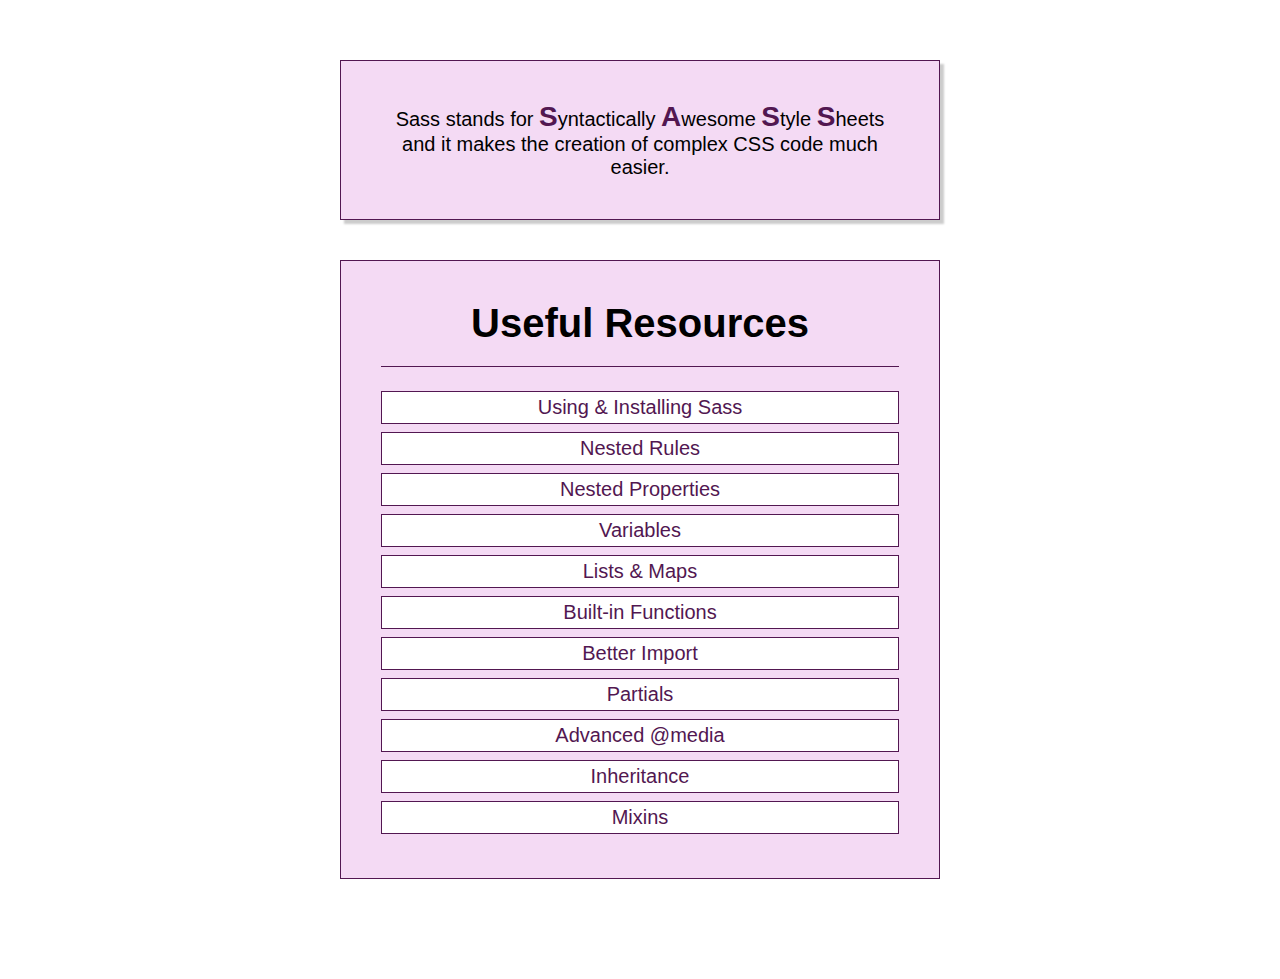
<file: SASS/index.html>
<!DOCTYPE html>
<html lang="en">

<head>
    <meta charset="UTF-8">
    <meta name="viewport" content="width=device-width, initial-scale=1.0">
    <meta http-equiv="X-UA-Compatible" content="ie=edge">
    <title>CSS Course</title>
    <link rel="stylesheet" href="main.css">
</head>

<body>
    <div class="container">
        <section class="sass-introduction">
            <p>Sass stands for
                <span class="char-highlight">S</span>yntactically
                <span class="char-highlight">A</span>wesome
                <span class="char-highlight">S</span>tyle
                <span class="char-highlight">S</span>heets and it makes the creation of complex CSS code much easier.</p>
        </section>
        <section class="sass-details">
            <header class="section-header">
                <h1>Useful Resources</h1>
            </header>
            <ul class="documentation-links">
                <li>
                    <a class="documentation-link link-important" href="https://sass-lang.com/documentation/file.SASS_REFERENCE.html#using_sass">Using &amp; Installing Sass</a>
                </li>
                <li>
                    <a class="documentation-link" href="https://sass-lang.com/documentation/file.SASS_REFERENCE.html#nested_rules">Nested Rules</a>
                </li>
                <li>
                    <a class="documentation-link" href="https://sass-lang.com/documentation/file.SASS_REFERENCE.html#nested_properties">Nested Properties</a>
                </li>
                <li>
                    <a class="documentation-link" href="https://sass-lang.com/documentation/file.SASS_REFERENCE.html#variables_">Variables</a>
                </li>
                <li>
                    <a class="documentation-link" href="https://sass-lang.com/documentation/file.SASS_REFERENCE.html#lists">Lists &amp; Maps</a>
                </li>
                <li>
                    <a class="documentation-link" href="https://sass-lang.com/documentation/Sass/Script/Functions.html">Built-in Functions</a>
                </li>
                <li>
                    <a class="documentation-link" href="https://sass-lang.com/documentation/file.SASS_REFERENCE.html#import">Better Import</a>
                </li>
                <li>
                    <a class="documentation-link" href="https://sass-lang.com/documentation/file.SASS_REFERENCE.html#partials">Partials</a>
                </li>
                <li>
                    <a class="documentation-link" href="https://sass-lang.com/documentation/file.SASS_REFERENCE.html#media">Advanced @media</a>
                </li>
                <li>
                    <a class="documentation-link" href="https://sass-lang.com/documentation/file.SASS_REFERENCE.html#extend">Inheritance</a>
                </li>
                <li>
                    <a class="documentation-link" href="https://sass-lang.com/documentation/file.SASS_REFERENCE.html#defining_a_mixin">Mixins</a>
                </li>
            </ul>
        </section>
    </div>
</body>

</html>
</file>
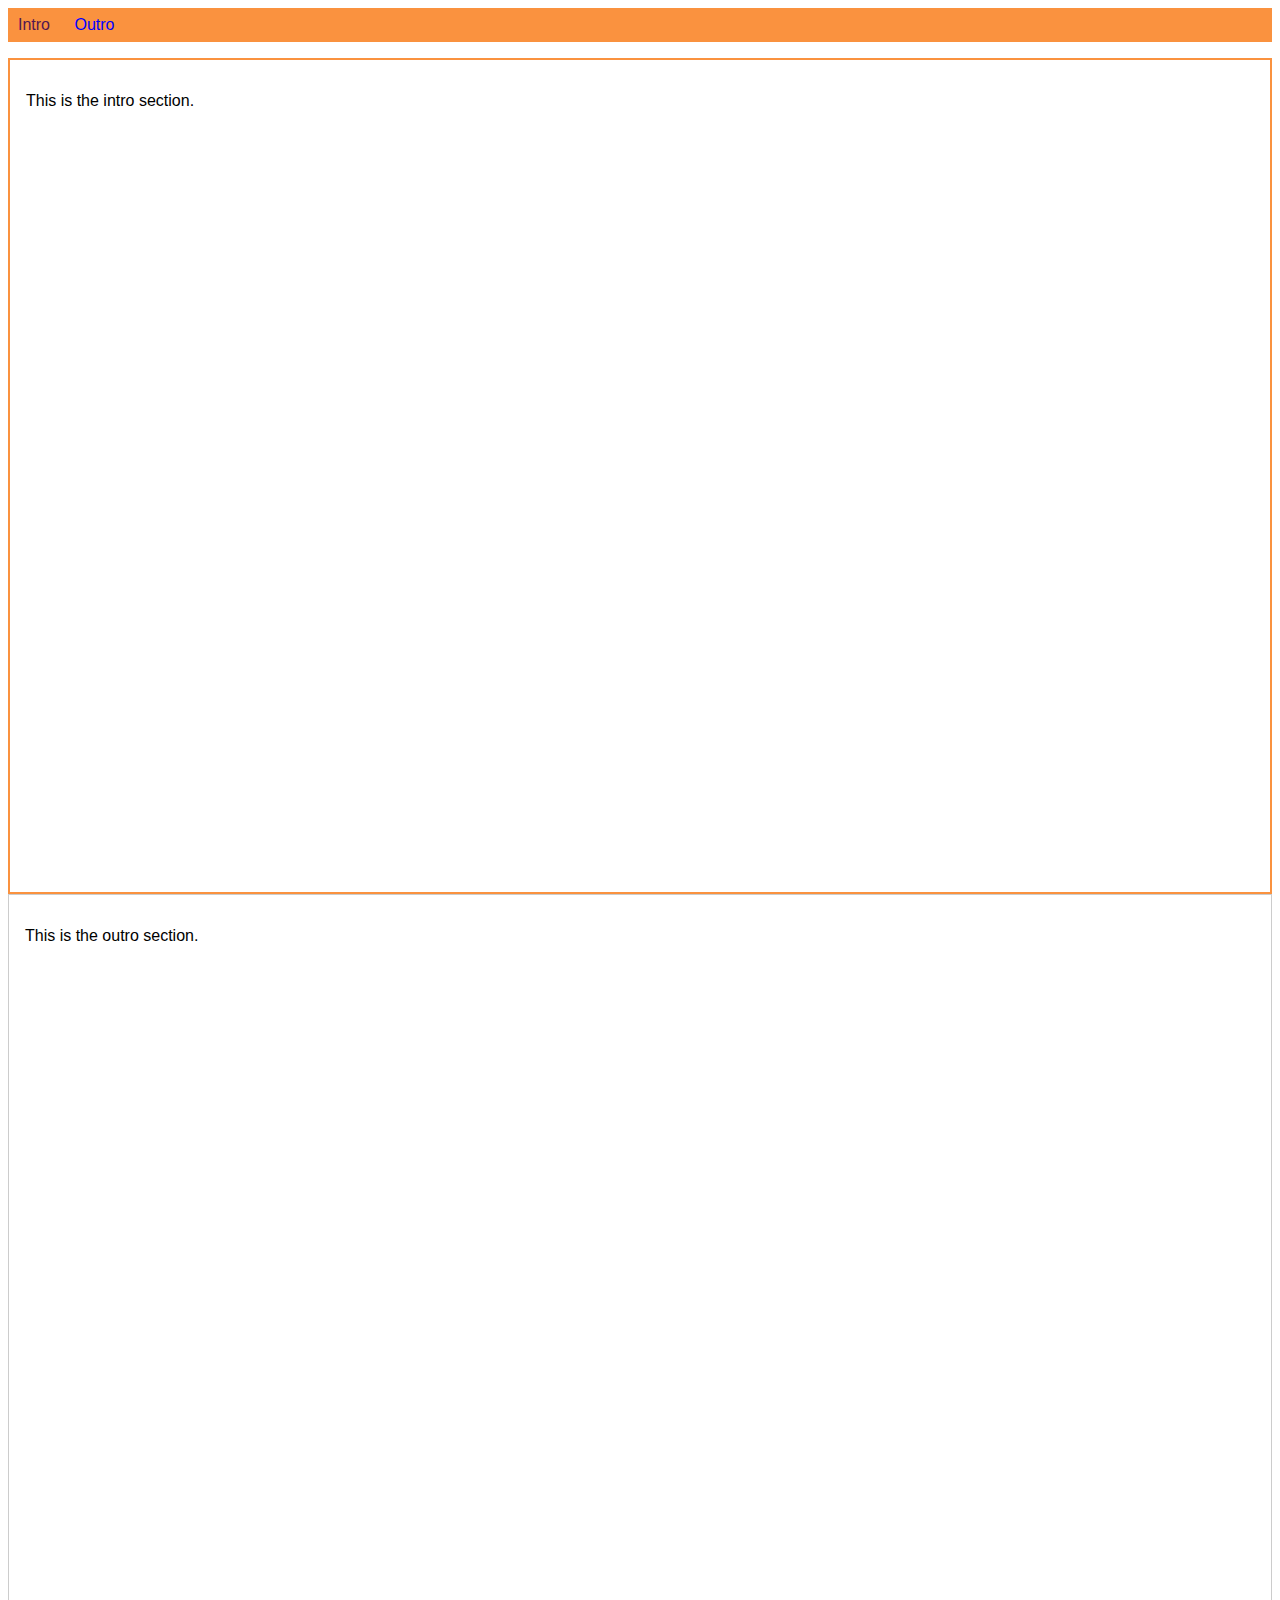
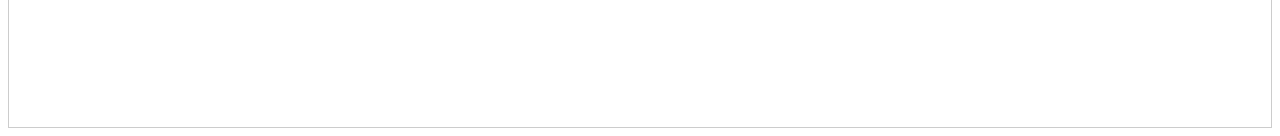
<file: practice/04-Selectors/index.html>
<!DOCTYPE html>
<html lang="en">

<head>
    <meta charset="UTF-8">
    <meta name="viewport" content="width=device-width, initial-scale=1.0">
    <meta http-equiv="X-UA-Compatible" content="ie=edge">
    <title>CSS Course</title>
    <link rel="stylesheet" href="main.css">
</head>

<body>
    <nav>
        <a href="#intro" class="active">Intro</a>
        <a href="#outro">Outro</a>
    </nav>
    <section id="intro" class="main-section highlighted">
        <p>This is the intro section.</p>
    </section>
    <section id="outro" class="main-section">
        <p>This is the outro section.</p>
    </section>
</body>

</html>
</file>
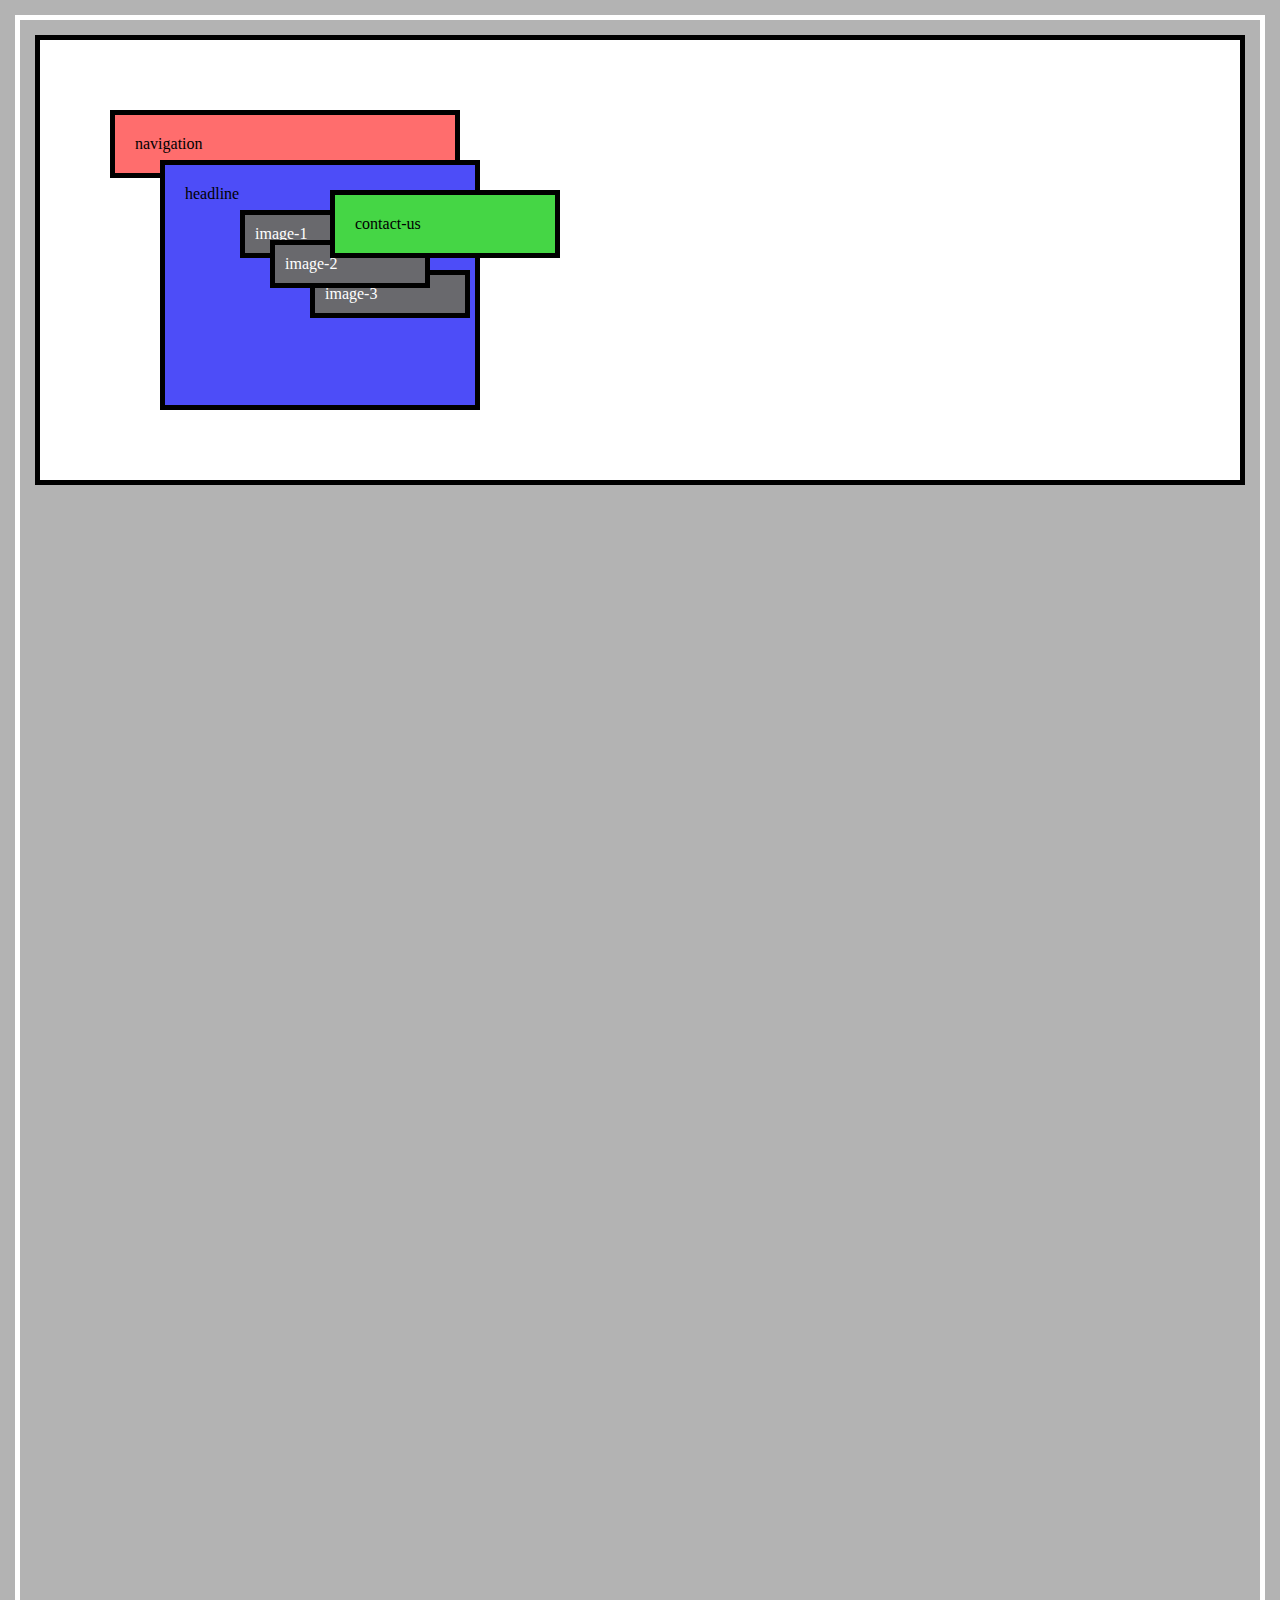
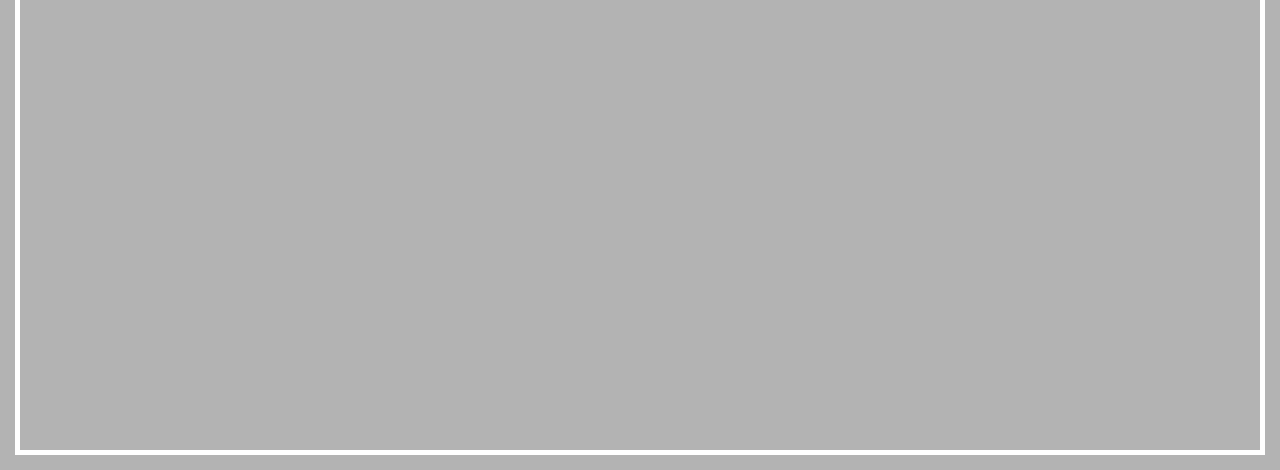
<file: practice/06-Positioning/index.html>
<!DOCTYPE html>
<html lang="en">
    <head>
        <meta charset="UTF-8">
        <meta http-equiv="X-UA-Compatible" content="ie=edge">
        <link rel="stylesheet" href="main.css">
        <title>Position</title>
    </head>
    <body>
        <!-- FIXED & RELATIVE POSITIONING -->
        <!-- <div class="parent">
            <div class="child-1">Navigation Bar</div>
            <div class="child-2">Background Image</div>
            <div class="child-3">Features</div>
        </div> -->
        <!-- STICKY POSITIONING -->

        <!-- <div class="parent">
            <div class="country">USA</div>
            <div class="cities">San Francisco</div>
            <div class="cities">New York</div>
        </div>
        <div class="parent">
            <div class="country">France</div>
            <div class="cities">Nice</div>
            <div class="cities">Paris</div>
        </div>
        <div class="parent">
            <div class="country">Germany</div>
            <div class="cities">Berlin</div>
            <div class="cities">Munich</div>
        </div> -->
        <!-- STACKING CONTEXT -->
        <div class="navigation">navigation</div>
        <div class="headline">headline    
            <div class="image-1">image-1</div>
            <div class="image-2">image-2</div>
            <div class="image-3">image-3</div>
        </div>
        <div class="contact-us">contact-us</div>
    </body>
</html>
</file>
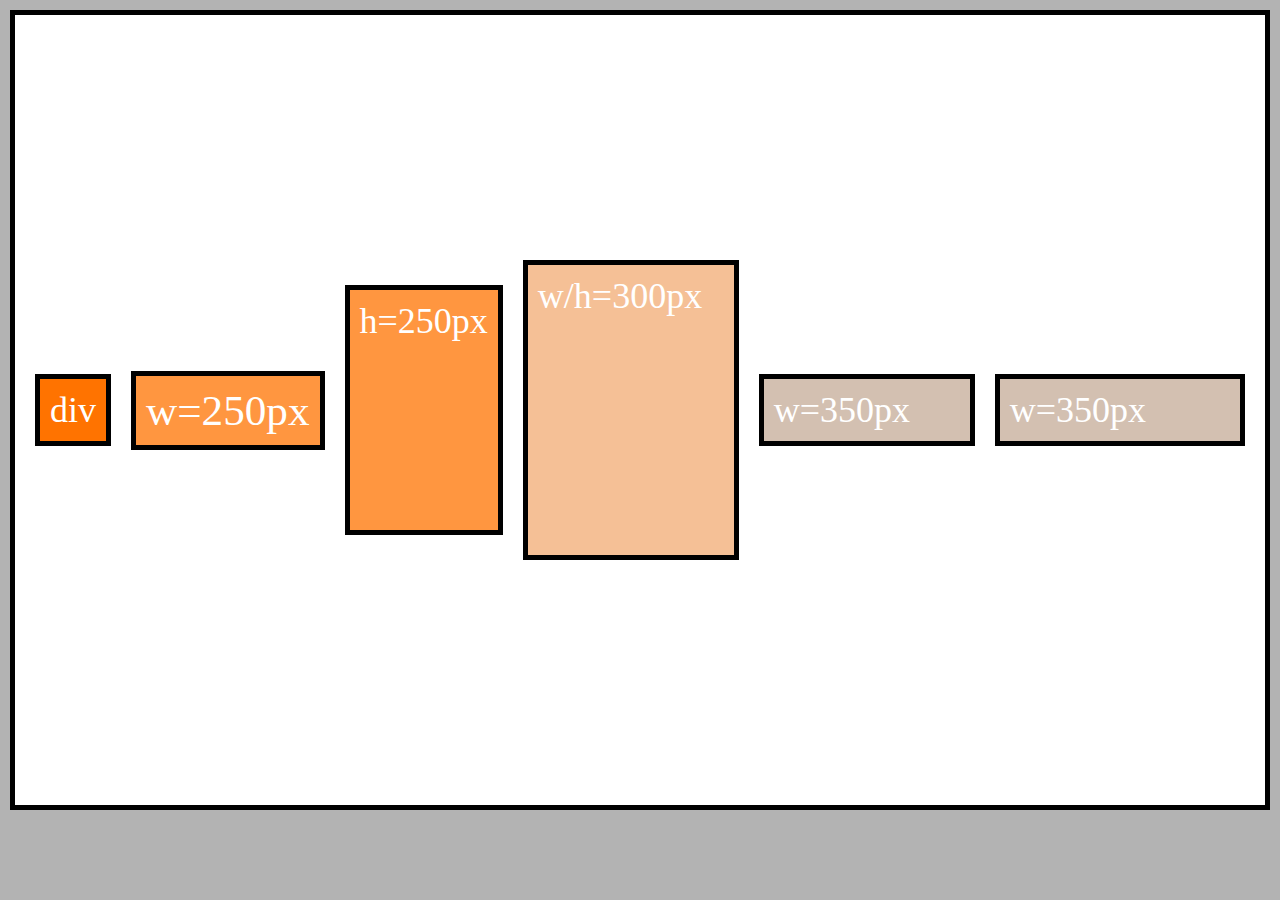
<file: practice/13-Flex/index.html>
<!DOCTYPE html>
<html lang="en">
<head>
    <meta charset="UTF-8">
    <meta http-equiv="X-UA-Compatible" content="ie=edge">
    <link rel="stylesheet" href="main.css">
    <title>Flexbox</title>
</head>

<body>
    <div class="flex-container">
        <div class="item-1">div</div>
        <div class="item-2">w=250px</div>
        <div class="item-3">h=250px</div>
        <div class="item-4">w/h=300px</div>
        <div class="item-5">w=350px</div>
        <div class="item-6">w=350px</div>
    </div>
</body>
</html>
</file>
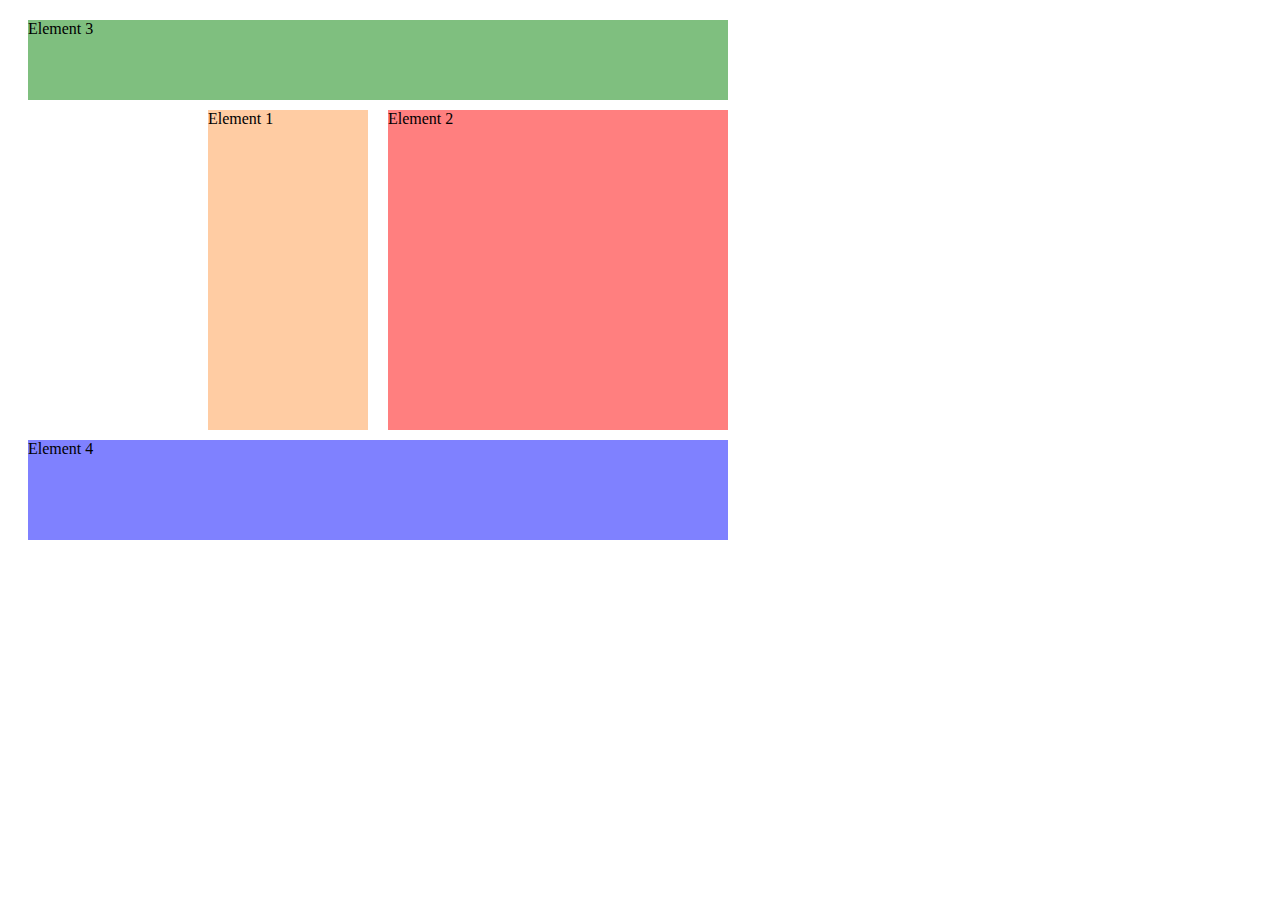
<file: practice/14-Grid/index.html>
<!DOCTYPE html>
<html lang="en">
<head>
    <meta charset="UTF-8">
    <meta name="viewport" content="width=device-width, initial-scale=1.0">
    <meta http-equiv="X-UA-Compatible" content="ie=edge">
    <title>CSS Course</title>
    <link rel="stylesheet" href="main.css">
</head>
<body>
    <div class="container">
        <div class="el1">Element 1</div>
        <div class="el2">Element 2</div>
        <div class="el3">Element 3</div>
        <div class="el4">Element 4</div>
    </div>
</body>
</html>
</file>
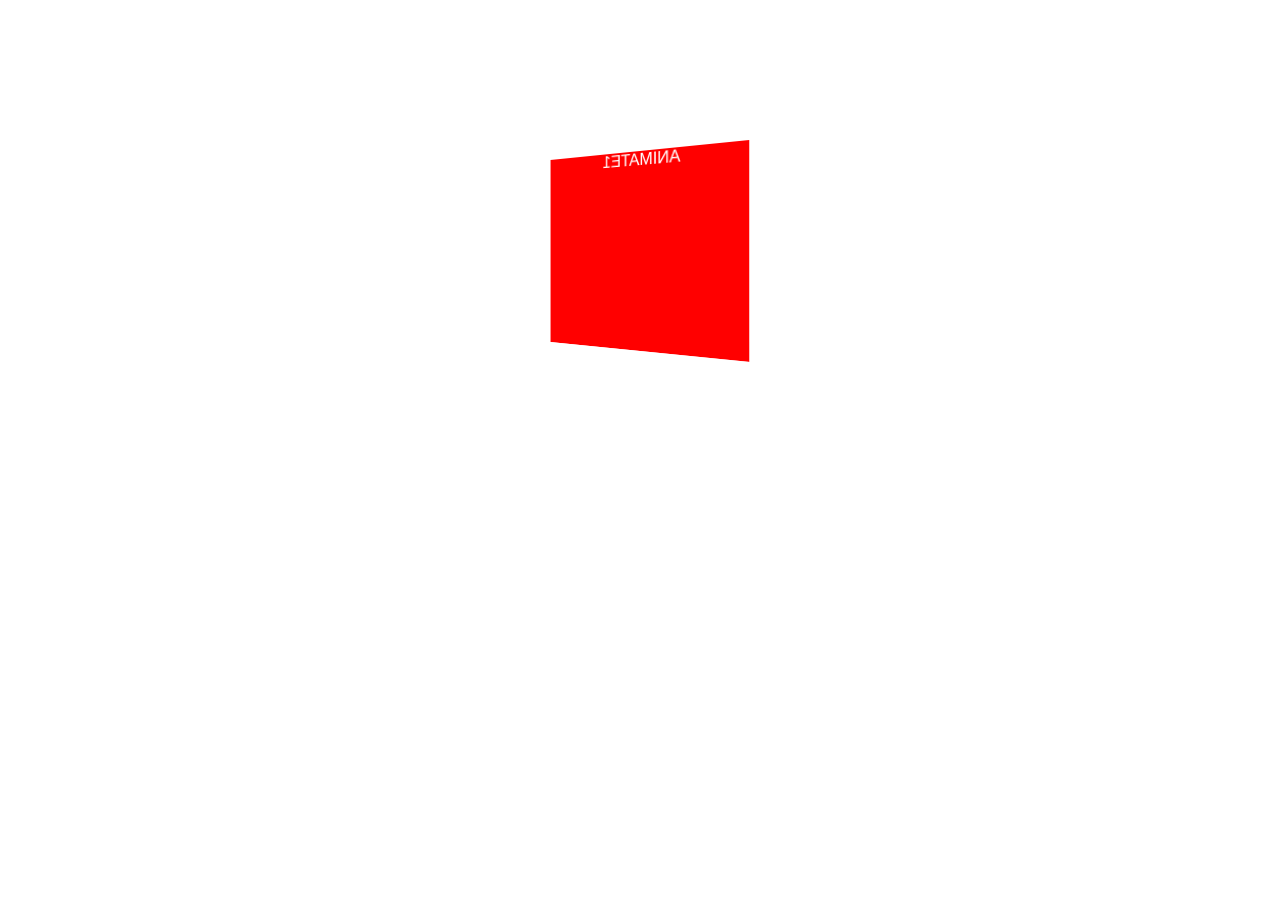
<file: practice/15-Transforming/index.html>
<!DOCTYPE html>
<html lang="en">
<head>
    <meta charset="UTF-8">
    <meta name="viewport" content="width=device-width, initial-scale=1.0">
    <meta http-equiv="X-UA-Compatible" content="ie=edge">
    <title>CSS Course</title>
    <link rel="stylesheet" href="main.css">
</head>
<body>
    <div class="container">
        <div class="box1">
            ANIMATE1
        </div>
        <div class="box2">
            ANIMATE
        </div>
    </div>
</body>
</html>
</file>
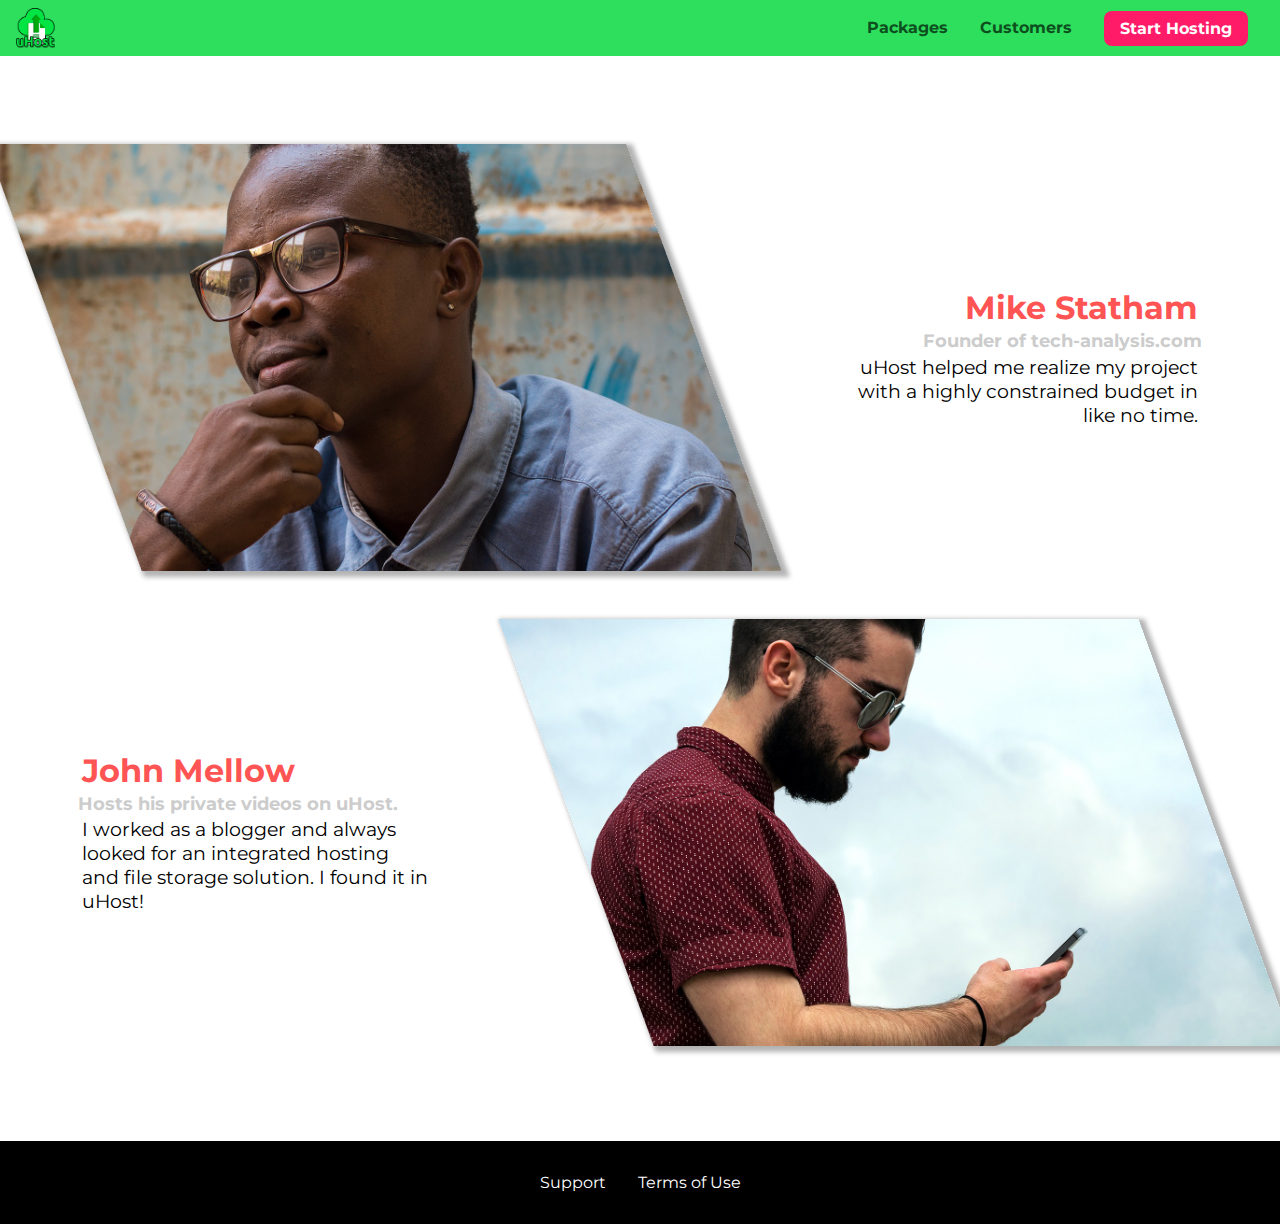
<file: project/customers/index.html>
<!DOCTYPE html>
<html lang="en">

<head>
    <meta charset="UTF-8">
    <meta name="viewport" content="width=device-width, initial-scale=1.0">
    <meta http-equiv="X-UA-Compatible" content="ie=edge">
    <title>uHost Customers</title>
    <link rel="shortcut icon" href="../images/favicon.png">
    <link href="https://fonts.googleapis.com/css?family=Anton|Montserrat:400,700" rel="stylesheet">
    <link rel="stylesheet" href="../shared.css">
    <link rel="stylesheet" href="customers.css">
</head>

<body>
    <div class="backdrop"></div>
    <header class="main-header">
        <div>
            <button class="toggle-button">
                <span class="toggle-button__bar"></span>
                <span class="toggle-button__bar"></span>
                <span class="toggle-button__bar"></span>
            </button>
            <a href="../index.html" class="main-header__brand">
                <img src="../images/uhost-icon.png" alt="uHost - Your favorite hosting company">
            </a>
        </div>
        <nav class="main-nav">
            <ul class="main-nav__items">
                <li class="main-nav__item">
                    <a href="../packages/index.html">Packages</a>
                </li>
                <li class="main-nav__item">
                    <a href="index.html">Customers</a>
                </li>
                <li class="main-nav__item main-nav__item--cta">
                    <a href="../start-hosting/index.html">Start Hosting</a>
                </li>
            </ul>
        </nav>
    </header>
    <nav class="mobile-nav">
        <ul class="mobile-nav__items">
            <li class="mobile-nav__item">
                <a href="../packages/index.html">Packages</a>
            </li>
            <li class="mobile-nav__item">
                <a href="index.html">Customers</a>
            </li>
            <li class="mobile-nav__item mobile-nav__item--cta">
                <a href="../start-hosting/index.html">Start Hosting</a>
            </li>
        </ul>
    </nav>
    <main>
        <div>
            <div class="testimonial" id="customer-1">
                <div class="testimonial__image-container">
                    <img src="../images/customer-1.jpg" alt="Mike Statham - Customer" class="testimonial__image">
                </div>
                <div class="testimonial__info">
                    <h1 class="testimonial__name">Mike Statham</h1>
                    <h2 class="testimonial__subtitle">Founder of
                        <a href="tech-analysis.com">tech-analysis.com</a>
                    </h2>
                    <p class="testimonial__text">uHost helped me realize my project with a highly constrained budget in like no time.</p>
                </div>
            </div>
            <div class="testimonial" id="customer-2">

                <div class="testimonial__info">
                    <h1 class="testimonial__name">John Mellow</h1>
                    <h2 class="testimonial__subtitle">Hosts his private videos on uHost.
                    </h2>
                    <p class="testimonial__text">I worked as a blogger and always looked for an integrated hosting and file storage solution. I found
                        it in uHost!
                    </p>
                </div>
                <div class="testimonial__image-container">
                    <img src="../images/customer-2.jpg" alt="John Mellow - Customer" class="testimonial__image">
                </div>
            </div>
        </div>
    </main>
    <footer class="main-footer">
        <nav>
            <ul class="main-footer__links">
                <li class="main-footer__link">
                    <a href="#">Support</a>
                </li>
                <li class="main-footer__link">
                    <a href="#">Terms of Use</a>
                </li>
            </ul>
        </nav>
    </footer>
    
    <script src="../shared.js"></script>
</body>

</html>
</file>
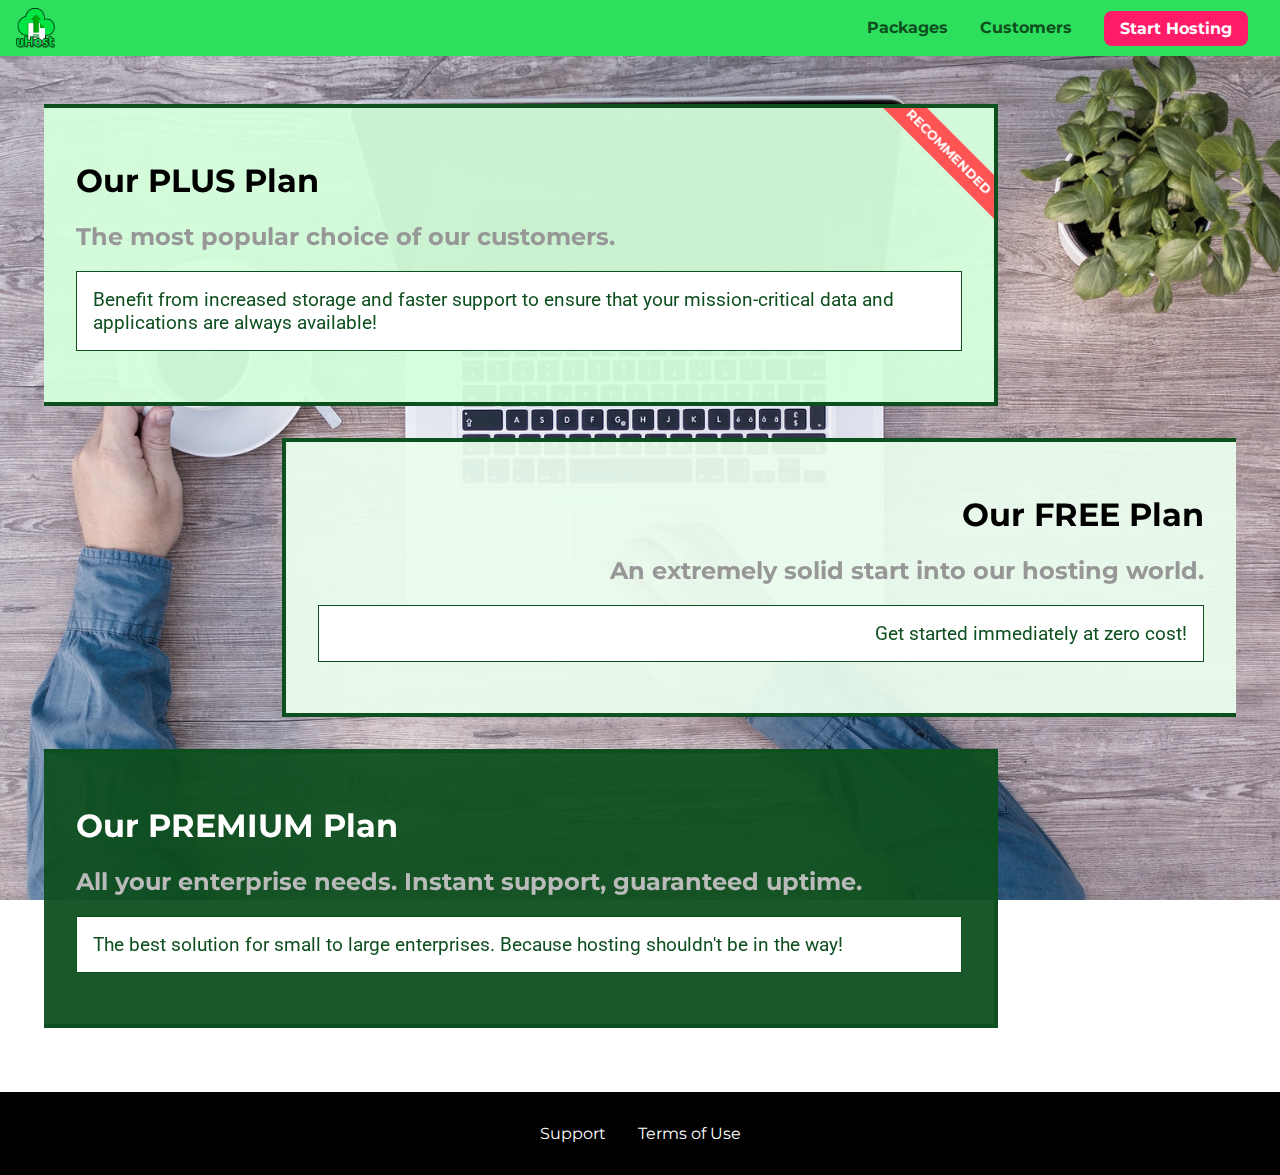
<file: project/packages/index.html>
<!DOCTYPE html>
<html lang="en">

<head>
    <meta charset="UTF-8">
    <meta http-equiv="X-UA-Compatible" content="ie=edge">
    <meta name="viewport" content="width=device-width, initial-scale=1.0">
    <title>uHost Packages</title>
    <link rel="shortcut icon" href="../images/favicon.png">
    <link href="https://fonts.googleapis.com/css?family=Montserrat:400,700&display=swap" rel="stylesheet">
    <link rel="stylesheet" href="../shared.css">
    <link rel="stylesheet" href="./packages.css">
</head>

<body>
    <div class="backdrop"></div>
    <div class="background"></div>
    <header class="main-header">
        <div>
            <button class="toggle-button">
                <span class="toggle-button__bar"></span>
                <span class="toggle-button__bar"></span>
                <span class="toggle-button__bar"></span>
            </button>
            <a href="../index.html" class="main-header__brand">
                <img src="../images/uhost-icon.png" alt="uHost">
            </a>
        </div>
        <nav class="main-nav">
            <ul class="main-nav__items">
                <li class="main-nav__item">
                    <a href="index.html">Packages</a>
                </li>
                <li class="main-nav__item">
                    <a href="../customers/index.html">Customers</a>
                </li>
                <li class="main-nav__item main-nav__item--cta">
                    <a href="../start-hosting/index.html">Start Hosting</a>
                </li>
            </ul>
        </nav>
    </header>
    <nav class="mobile-nav">
        <ul class="mobile-nav__items">
            <li class="mobile-nav__item">
                <a href="index.html">Packages</a>
            </li>
            <li class="mobile-nav__item">
                <a href="../customers/index.html">Customers</a>
            </li>
            <li class="mobile-nav__item mobile-nav__item--cta">
                <a href="../start-hosting/index.html">Start Hosting</a>
            </li>
        </ul>
    </nav>
    <main>
        <section class="package" id="plus">
            <a href="#">
                <h1 class="package__title">Our PLUS Plan</h1>
                <h2 class="package__badge">RECOMMENDED</h2>
                <h2 class="package__subtitle">The most popular choice of our customers.</h2>
                <p class="package__info">Benefit from increased storage and faster support to ensure that your mission-critical data and applications
                    are always available!</p>
            </a>
        </section>
        <section class="package" id="free">
            <a href="#">
                <h1 class="package__title">Our FREE Plan</h1>
                <h2 class="package__subtitle">An extremely solid start into our hosting world.</h2>
                <p class="package__info">Get started immediately at zero cost!</p>
            </a>
        </section>
        <div class="clearfix"></div>
        <section class="package" id="premium">
            <a href="#">
                <h1 class="package__title">Our PREMIUM Plan</h1>
                <h2 class="package__subtitle">All your enterprise needs. Instant support, guaranteed uptime. </h2>
                <p class="package__info">The best solution for small to large enterprises. Because hosting shouldn't be in the way!</p>
            </a>
        </section>
    </main>
    <footer class="main-footer">
        <nav>
            <ul class="main-footer__links">
                <li class="main-footer__link">
                    <a href="#">Support</a>
                </li>
                <li class="main-footer__link">
                    <a href="#">Terms of Use</a>
                </li>
            </ul>
        </nav>
    </footer>

    <script src="../shared.js"></script>
</body>

</html>
</file>
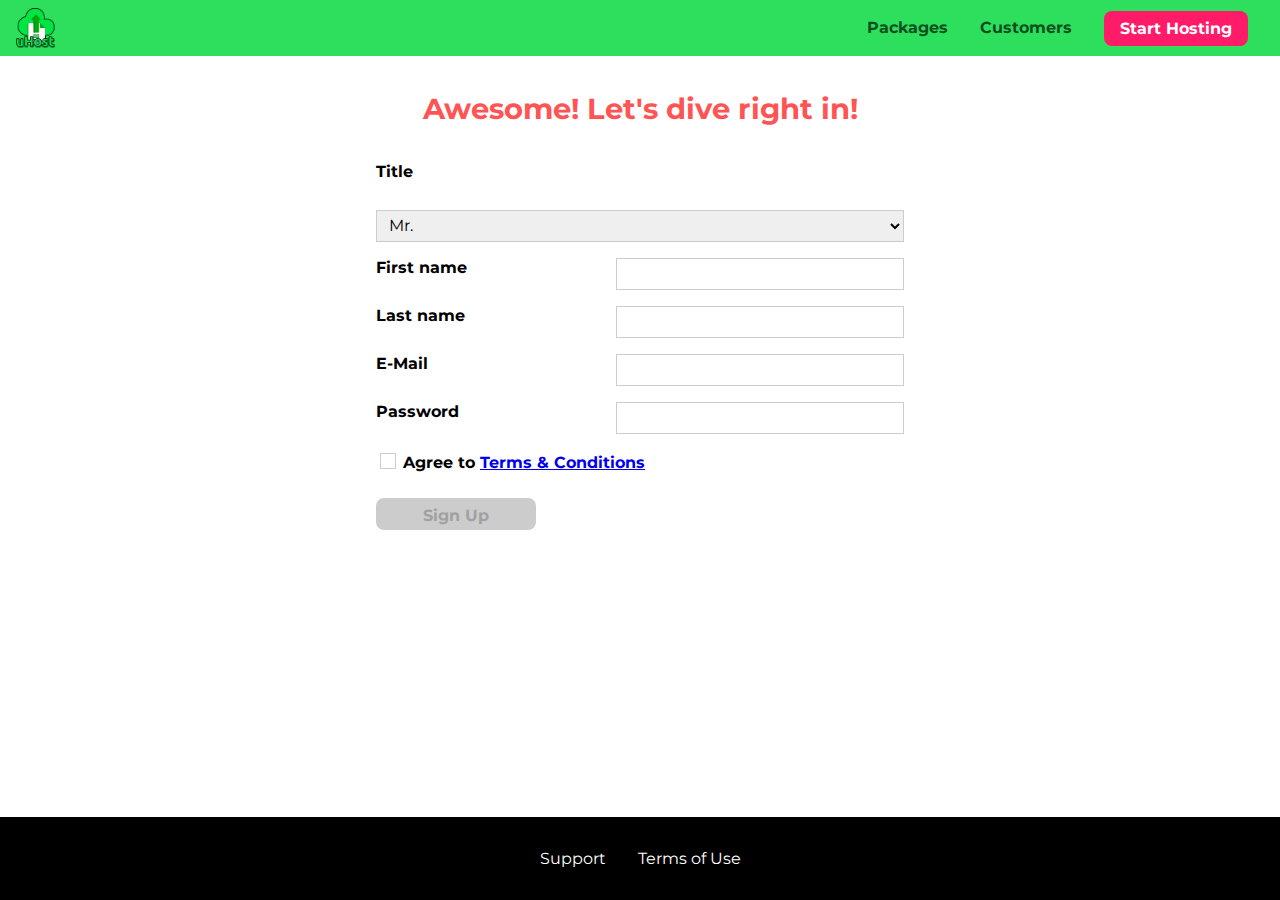
<file: project/start-hosting/index.html>
<!DOCTYPE html>
<html lang="en">

<head>
    <meta charset="UTF-8">
    <meta name="viewport" content="width=device-width, initial-scale=1.0">
    <meta http-equiv="X-UA-Compatible" content="ie=edge">
    <title>uHost Signup</title>
    <link rel="shortcut icon" href="../images/favicon.png">
    <link href="https://fonts.googleapis.com/css?family=Anton|Montserrat:400,700" rel="stylesheet">
    <link rel="stylesheet" href="../shared.css">
    <link rel="stylesheet" href="start-hosting.css">
</head>

<body>
    <div class="backdrop"></div>
    <header class="main-header">
        <div>
            <button class="toggle-button">
                <span class="toggle-button__bar"></span>
                <span class="toggle-button__bar"></span>
                <span class="toggle-button__bar"></span>
            </button>
            <a href="../index.html" class="main-header__brand">
                <img src="../images/uhost-icon.png" alt="uHost - Your favorite hosting company">
            </a>
        </div>
        <nav class="main-nav">
            <ul class="main-nav__items">
                <li class="main-nav__item">
                    <a href="../packages/index.html">Packages</a>
                </li>
                <li class="main-nav__item">
                    <a href="../customers/index.html">Customers</a>
                </li>
                <li class="main-nav__item main-nav__item--cta">
                    <a href="index.html">Start Hosting</a>
                </li>
            </ul>
        </nav>
    </header>
    <nav class="mobile-nav">
        <ul class="mobile-nav__items">
            <li class="mobile-nav__item">
                <a href="../packages/index.html">Packages</a>
            </li>
            <li class="mobile-nav__item">
                <a href="../customers/index.html">Customers</a>
            </li>
            <li class="mobile-nav__item mobile-nav__item--cta">
                <a href="index.html">Start Hosting</a>
            </li>
        </ul>
    </nav>
    <main class="signup-page">
        <h1 class="signup-title">Awesome! Let's dive right in!</h1>
        <form action="index.html" class="signup-form">
            <label for="title">Title</label>
            <select id="title">
                <option value="mr">Mr.</option>
                <option value="ms">Ms.</option>
            </select>
            <label for="first-name">First name</label>
            <input type="text" id="first-name">
            <label for="last-name">Last name</label>
            <input type="text" id="last-name">
            <label for="email">E-Mail</label>
            <input type="email" id="email">
            <label for="password">Password</label>
            <input type="password" id="password">
            <div class="signup-form__checkbox">
                <input type="checkbox" id="agree-terms">
                <label for="agree-terms">Agree to
                    <a href="#">Terms &amp; Conditions</a>
                </label>
            </div>
            <button type="submit" class="button" disabled>Sign Up</button>
        </form>
    </main>
    <footer class="main-footer">
        <nav>
            <ul class="main-footer__links">
                <li class="main-footer__link">
                    <a href="#">Support</a>
                </li>
                <li class="main-footer__link">
                    <a href="#">Terms of Use</a>
                </li>
            </ul>
        </nav>
    </footer>
    <script src="../shared.js"></script>
</body>

</html>
</file>
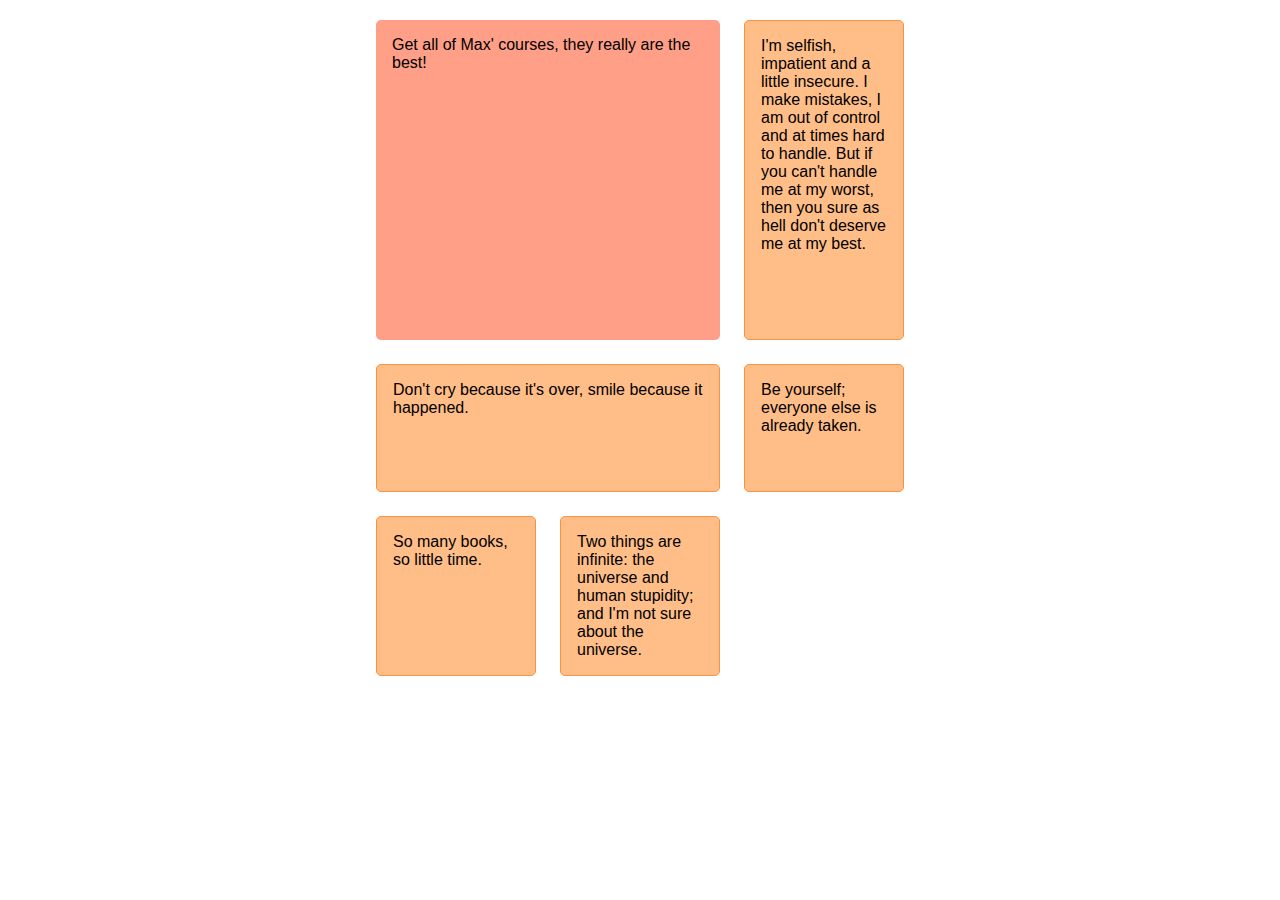
<file: practice/14-Grid/grid.html>
<!DOCTYPE html>
<html lang="en">
<head>
    <meta charset="UTF-8">
    <meta name="viewport" content="width=device-width, initial-scale=1.0">
    <meta http-equiv="X-UA-Compatible" content="ie=edge">
    <title>CSS Course</title>
    <link rel="stylesheet" href="grid.css">
</head>
<body>
    <div class="container">
        <div class="quote quote--featured">Get all of Max' courses, they really are the best!</div>
        <div class="quote">Don't cry because it's over, smile because it happened.</div>
        <div class="quote">I'm selfish, impatient and a little insecure. I make mistakes, I am out of control and at times hard to handle. But if you can't handle me at my worst, then you sure as hell don't deserve me at my best.</div>
        <div class="quote">Be yourself; everyone else is already taken.</div>
        <div class="quote">So many books, so little time.</div>
        <div class="quote">Two things are infinite: the universe and human stupidity; and I'm not sure about the universe.</div>
    </div>
</body>
</html>
</file>
<file: SASS/main.css>
.char-highlight {
  font-weight: bold;
  font-size: 1.4rem;
  color: #521751;
}

html {
  font-size: 94.75%;
}
@media (min-width: 40rem) {
  html {
    font-size: 125%;
  }
}

body {
  font-family: Arial, sans-serif;
  margin: 0;
}

.container {
  display: -webkit-box;
  display: -ms-flexbox;
  display: -webkit-flex;
  display: flex;
  flex-direction: column;
  flex-wrap: nowrap;
  align-items: center;
  padding: 3rem 0;
  box-sizing: border-box;
}

.sass-section, .sass-details, .sass-introduction {
  border: 0.05rem solid #521751;
  background: #f4daf4;
  padding: 2rem;
  text-align: center;
  width: 90%;
  box-sizing: border-box;
}
@media (min-width: 40rem) {
  .sass-section, .sass-details, .sass-introduction {
    width: 30rem;
  }
}

.sass-introduction {
  box-shadow: 0.2rem 0.2rem 0.1rem #ccc;
}
.sass-introduction p {
  margin: 0;
}

.sass-details {
  margin: 2rem 0;
}

.section-header {
  border-bottom: 0.05rem solid #521751;
}
.section-header h1 {
  margin: 0 0 1rem 0;
}

.documentation-links {
  list-style: none;
  margin: 1rem 0 0 0;
  padding: 0;
  display: -webkit-box;
  display: -ms-flexbox;
  display: -webkit-flex;
  display: flex;
  flex-direction: column;
}
.documentation-links li {
  margin: 0.2rem 0;
  background: white;
}
.documentation-links .documentation-link {
  text-decoration: none;
  color: #521751;
  display: block;
  padding: 0.2rem;
  border: 0.05rem solid #521751;
}
.documentation-links .documentation-link:hover, .documentation-links .documentation-link:active {
  color: white;
  background: #fa923f;
  border-color: #fa923f;
}

/*# sourceMappingURL=main.css.map */
</file>
<file: practice/04-Selectors/main.css>
body {
    font-family: sans-serif;
}

nav {
    margin-bottom: 16px;
    background: #fa923f;
    padding: 8px 0;
}

a {
    text-decoration: none;
    color: white;
    margin: 10px;
}

a.active {
    color: #521751;
}

a:not(.active) {
    color: blue;
}

.main-section {
    height: 800px;
    border: 1px solid #ccc;
    padding: 16px;
}

.highlighted {
    border: 2px solid #fa923f;
}
</file>
<file: practice/06-Positioning/main.css>
/* html {
  background: #b3b3b3;
  padding: 15px;
  border: 5px solid white;
  margin: 15px;
  height: 2000px;
  overflow: hidden;
}

body {
  background: #fa923f;
  padding: 20px;
  border: 5px solid black;
  margin: 0;
}

.parent {
  background: white;
  padding: 20px;
  border: 5px solid black;
  margin: 0;
  position: relative;
}

.parent div {
  background: rgb(105, 105, 109);
  color: white;
  padding: 10px;
  border: 5px solid black;
  margin: 10px;
} */



/* FIXED POSITIONING */

/* .parent .child-1 {
  position: fixed;
  margin: 0;
  top: 0;
  left: 0;
  width: 100%;
  box-sizing: border-box;
} */


/* STICKY POSITIONING */

/* html {
  background: #b3b3b3;
  padding: 15px;
  border: 5px solid white;
  margin: 15px;
  height: 2000px;
}

body {
  background: #c5bbb3;
  padding: 20px;
  border: 5px solid black;
  margin: 0;
}

.parent {
  background: white;
  padding: 20px;
  border: 5px solid black;
  margin: 10px;
}

.parent .country {
  background: #fa923f;
  color: white;
  padding: 10px;
  border: 5px solid black;
  margin: 10px;
  position: sticky;
  top: 0;
}

.parent .cities {
  background: rgb(105, 105, 109);
  color: white;
  padding: 10px;
  border: 5px solid black;
  margin: 10px;
} */

/* STACKING CONTEXT */
html {
  background: #b3b3b3;
  padding: 15px;
  border: 5px solid white;
  margin: 15px;
  height: 2000px;
}

body {
  background: white;
  padding: 20px;
  border: 5px solid black;
  margin: 0;
  height: 400px;
}

.navigation, .headline, .contact-us {
  padding: 20px;
  border: 5px solid black;
  margin: 10px;
  position: fixed;
}

.headline div {
  background: rgb(105, 105, 109);
  color: white;
  padding: 10px;
  border: 5px solid black;
  margin: 10px;
  width: 130px;
}

.navigation {
  background: rgb(255, 109, 109);
  top: 100px;
  left: 100px;
  width: 300px;
}

.headline {
  background: rgb(77, 77, 248);
  top: 150px;
  left: 150px;
  width: 270px;
  height: 200px;
  z-index: 1;
}

.contact-us {
  background: rgb(69, 214, 69);
  top: 180px;
  left: 320px;
  width: 180px;
  z-index: 100;
}

.image-1 {
  top: 200px;
  left: 230px; 
  position: fixed;
}

.image-2 {
  top: 230px;
  left: 260px;
  position: fixed;
  z-index: 1000;
}

.image-3 {
  left: 300px;
  top: 260px;
  position: fixed;
}
</file>
<file: practice/13-Flex/main.css>
* {
    box-sizing: border-box;
    font-size: 1.5rem;
}

html {
    background: #b3b3b3;
    padding: 5px;
}

body {
    background: #b3b3b3;
    padding: 5px;
    margin: 0;
}

.flex-container {
    background: white;
    padding: 10px;
    border: 5px solid black;
    height: 800px;
    display: flex;
    flex-direction: row;
    flex-wrap: nowrap;
    align-items: center;
    justify-content: flex-start;
}

.item-1 {
    background: #ff7300;
    color: white;
    padding: 10px;
    border: 5px solid black;
    margin: 10px;
}

.item-2 {
    background: #ff9640;
    color: white;
    padding: 10px;
    border: 5px solid black;
    margin: 10px;
    width: 250px;
    font-size: 1.8rem;
}

.item-3 {
    background: #ff9640;
    color: white;
    padding: 10px;
    border: 5px solid black;
    margin: 10px;
    height: 250px;
	/* align-self: flex-end; */
}

.item-4 {
    background: #f5c096;
    color: white;
    padding: 10px;
    border: 5px solid black;
    margin: 10px;
    width: 300px;
    height: 300px;
}

.item-5 {
    background: #d3c0b1;
    color: white;
    padding: 10px;
    border: 5px solid black;
    margin: 10px;
    width: 350px;
	/* flex-grow: 1; */
    /* flex-shrink: 1 */
    flex-basis: 300px;
}

.item-6 {
    background: #d3c0b1;
    color: white;
    padding: 10px;
    border: 5px solid black;
    margin: 10px;
    width: 350px;
	/* flex-shrink: 0; */
}
</file>
<file: practice/14-Grid/main.css>
.container {
    margin: 20px;
    display: grid;
    height: 800px;
    width: 800px;
    /* grid-template-columns: 200px 2fr 20% 1fr; */
    grid-template-columns: [hd-start] repeat(4, [col-start] 20% [col-end]) [hd-end];
    grid-template-rows: [hd-start] 5rem [hd-end row-2-start] minmax(10px, 20rem) [row-2-end row-3-start] 100px [row-3-end];
    /* grid-column-gap: 20px;
    grid-row-gap: 10px; */
    /* grid-gap: 10px 20px; */
    gap: 10px 20px;
    grid-template-areas: "header header header header" 
        ". side main main" 
        "footer footer footer footer";
    justify-items: stretch;
    align-items: stretch;
}

@media (max-width: 40rem) {
    .container {
        grid-template-rows: [hd-start] 5rem [hd-end row-2-start] minmax(10px, 20rem) [row-2-end row-3-start] 150px [row-3-end row-4-start] 100px [row-4-end];
        grid-template-areas: "header header header header"
        "main main main main"
        "side side side side"
        "footer footer footer footer";
    }
}

.el1 {
    background: rgba(255, 154, 72, 0.5);
    /* grid-column: col-start 2 / col-end 2; */
    grid-area: side;
}

.el2 {
    background: rgba(255, 0, 0, 0.5);
    /* grid-column-start: 1;
    grid-column-end: -1; */
    grid-column: 1 / -1;
    grid-row-start: row-2-start;
    grid-row-end: span 1;
    z-index: 10;
    grid-area: main;
}

.el3 {
    background: rgba(0, 128, 0, 0.5);
    /* grid-column-start: 2;
    grid-column-end: span 3;
    grid-row-start: row-1-start;
    grid-row-end: row-2-end; */
    /* grid-area: row-1-start / 2 / row-2-end / span 3; */
    grid-area: hd;
}

.el4 {
    background: rgba(0, 4, 255, 0.5);
    grid-area: footer;
}
</file>
<file: practice/15-Transforming/main.css>
.container {
    position: relative;
    margin: 150px auto;
    border: 1px solid black;
    width: 200px;
    height: 200px;
    perspective: 1000px;
    perspective-origin: 500px;
    transform: rotateY(90deg);
    transform-style: preserve-3d;
}

.box1 {
    position: absolute;
    background: red;
    width: 100%;
    height: 100%;
    transform: rotateY(80deg);
    color: white;
    font-family: sans-serif;
    text-align: center;
}

.box2 {
    position: absolute;
    background: blue;
    width: 100%;
    height: 100%;
    transform: translateX(1rem) translateZ(-100rem);
    color: white;
    font-family: sans-serif;
    text-align: center;
}
</file>
<file: project/shared.css>
@import url('https://fonts.googleapis.com/css?family=Roboto&display=swap');

* {
    box-sizing: border-box;
}

html {
    height: 100%;
}

body {
    font-family: 'Montserrat', sans-serif;
    margin: 0;
    display: grid;
    grid-template-rows: 3.5rem auto fit-content(8rem);
    grid-template-areas: "header"
        "main"
        "footer";
    /* padding-top: 3.5rem; */
    height: 100%;
}

main {
    /* min-height: calc(100vh - 3.5rem - 8rem); */
    /* margin-top: 3.5rem; */
    grid-area: main;
}

.backdrop {
    position: fixed;
    display: none;
    opacity: 0;
    top: 0;
    left: 0;
    z-index: 100;
    width: 100vw;
    height: 100vh;
    background: rgba(0, 0, 0, 0.5);
    transition: opacity 0.2s linear;
}

.main-header {
    width: 100%;
    position: fixed;
    top: 0;
    left: 0;
    background: #2ddf5c;
    padding: 0.5rem 1rem;
    z-index: 1;
    display: flex;
    align-items: center;
    justify-content: space-between;
}

.toggle-button {
    width: 3rem;
    background: transparent;
    border: none;
    cursor: pointer;
    padding-top: 0;
    padding-bottom: 0;
    vertical-align: middle;
}

.toggle-button:focus {
    outline: none;
}

.toggle-button__bar {
    width: 100%;
    height: 0.2rem;
    background: black;
    display: block;
    margin: 0.6rem 0;
}

.main-header__brand {
    color: #0e4f1f;
    text-decoration: none;
    font-weight: bold;
    /* width: 20px; */
}

.main-header__brand img {
    height: 2.5rem;
    vertical-align: middle;
    /* width: 100%; */
}

.main-nav {
    display: none;
}

.main-nav__items {
    margin: 0;
    padding: 0;
    list-style: none;
    display: flex;
}

.main-nav__item {
    margin: 0 1rem;
}

.main-nav__item a,
.mobile-nav__item a {
    text-decoration: none;
    color: #0e4f1f;
    font-weight: bold;
    padding: 0.2rem 0;
}

.main-nav__item a:hover,
.main-nav__item a:active {
    color: white;
    border-bottom: 5px solid white;
}

.main-nav__item--cta {
    animation: wiggle 400ms 3s 8 ease-out none;
}

.main-nav__item--cta a,
.mobile-nav__item--cta a {
    color: white;
    background: #ff1b68;
    padding: 0.5rem 1rem;
    border-radius: 8px;
}

.main-nav__item--cta a:hover,
.main-nav__item--cta a:active,
.mobile-nav__item--cta a:hover,
.mobile-nav__item--cta a:active {
    color: #ff1b68;
    background: white;
    border: none;
}

@media (min-width: 40rem) {
    .toggle-button {
        display: none;
    }

    .main-nav {
        display: flex;
    }
}

.main-footer {
    background: black;
    padding: 2rem;
    margin-top: 3rem;
    /* grid-row: 3 / 4; */
    grid-area: footer;
}

.main-footer__links {
    list-style: none;
    margin: 0;
    padding: 0;
    display: flex;
    flex-direction: column;
    align-items: center;
}

.main-footer__link {
    margin: 0.5rem 0;
}

.main-footer__link a {
    color: white;
    text-decoration: none;
}

.main-footer__link a:hover,
.main-footer__link a:active {
    color: #ccc;
}

.mobile-nav {
    display: none;
    position: fixed;
    z-index: 101;
    top: 0;
    left: 0;
    background: white;
    width: 80%;
    height: 100vh;
}

.mobile-nav__items {
    width: 90%;
    height: 100%;
    list-style: none;
    margin: 0% auto;
    padding: 0;
    display: flex;
    flex-direction: column;
    justify-content: center;
    align-items: center;
}

.mobile-nav__item {
    margin: 1rem 0;
}

.mobile-nav__item a {
    font-size: 1.5rem;
}

.button {
    background: #0e4f1f;
    color: white;
    font: inherit;
    border: 1.5px solid #0e4f1f;
    padding: 0.5rem;
    border-radius: 8px;
    font-weight: bold;
    cursor: pointer;
}

.button:hover,
.button:active {
    background: white;
    color: #0e4f1f;
}

.button:focus {
    outline: none;
}

.button[disabled] {
    cursor: not-allowed;
    border: #a1a1a1;
    background: #ccc;
    color: #a1a1a1;
}

.open {
    display: block !important;
    opacity: 1 !important;
    transform: translateY(0) !important;
}

@media (min-width: 40rem) {
    .main-footer__links {
        flex-direction: row;
        justify-content: center;
    }

    .main-footer__link {
        margin: 0 1rem;
    }
}

@keyframes wiggle {
    0% {
        transform: rotateZ(0);
    }
    50% {
        transform: rotateZ((-10deg));
    }
    100% {
        transform: rotateZ(10deg);
    }
}
</file>
<file: project/customers/customers.css>
main {
    padding-top: 2.5rem;
}

.testimonial {
    font-size: 1.2rem;
}

/*.testimonial__list {
      width: 80%;
      margin: auto;
    }*/

.testimonial__image-container {
    width: 60%;
    max-width: 40rem;
    box-shadow: 3px 3px 5px 3px rgba(0, 0, 0, 0.3);
    transform: skew(20deg);
    overflow: hidden;
}

#customer-1:hover .testimonial__image-container {
    animation: flip-customer 1s ease-out forwards;
}

.testimonial__image {
    width: 100%;
    vertical-align: top;
    transform: skew(-20deg) scale(1.4);
}

.testimonial__info {
    text-align: right;
    padding: 0.9rem;
}

#customer-2.testimonial {
    text-align: right;
}

#customer-2 .testimonial__info {
    text-align: left;
}

.testimonial__name {
    margin: 0.2rem;
    color: #ff5454;
    font-size: 2rem;
}

.testimonial__subtitle {
    margin: 0;
    font-size: 1.1rem;
    color: #ccc;
}

.testimonial__subtitle a {
    color: inherit;
    text-decoration: none;
}

.testimonial__subtitle a:hover,
.testimonial__subtitle a:active {
    color: #7a7a7a;
}

.testimonial__text {
    margin: 0.2rem;
}

@media (min-width: 40rem) {
    .testimonial {
        margin: 3rem auto;
        max-width: 1500px;
        display: flex;
        align-items: center;
        justify-content: space-around;
    }

    .testimonial__image-container {
        width: 66%;
    }

    .testimonial__info {
        width: 30%;
    }
}

@keyframes flip-customer {
    0% {
        transform: rotateY(0) skew(20deg);
    }
    50% {
        transform: rotateY(160deg) skew(20deg);
    }
    100% {
        transform: rotateY(360deg) skew(20deg);
    }
}
</file>
<file: project/packages/packages.css>
main {
    padding-top: 2rem;
}

.background {
    background: url("../images/plans-background.jpg") center/cover;
    filter: grayscale(40%);
    width: 100vw;
    height: 100vh;
    position: fixed;
    z-index: -1;
}

.package {
    width: 80%;
    margin: 1rem 0;
    border: 4px solid #0e4f1f;
    border-left: none;
    position: relative;
    overflow: hidden;
}

.package:hover,
.package:active {
    box-shadow: 2px 2px 4px rgba(0, 0, 0, 0.5);
    border-color: #ff5454;
    /* border-color: #ff5454 !important; */
}

.package a {
    text-decoration: none;
    color: inherit;
    display: block;
    padding: 2rem;
}

.package__badge {
    position: absolute;
    top: 0;
    right: 0;
    margin: 0;
    font-size: 0.8rem;
    color: white;
    background: #ff5454;
    padding: 0.5rem;
    transform: rotate(45deg) translate(3.5rem, -1rem);
    transform-origin: center;
    width: 12rem;
    text-align: center;
}

.package__subtitle {
    color: #979797;
}

.package__info {
    padding: 1rem;
    border: 1px solid #0e4f1f;
    font-size: 1.2rem;
    color: #0e4f1f;
    background: white;
    font-family: "Roboto", sans-serif;
}

.clearfix {
    clear: both;
}

#plus {
    background: rgba(213, 255, 220, 0.95);
}

#free {
    background: rgba(234, 252, 237, 0.95);
    float: right;
    border-right: none;
    border-left: 4px solid #0e4f1f;
    text-align: right;
}

#free:hover,
#free:active {
    border-left-color: #ff5454;
}

#premium {
    background: rgba(14, 79, 31, 0.95);
}

#premium .package__title {
    color: white;
}

#premium .package__subtitle {
    color: #bbb;
}

@media (min-width: 40rem) {
    main {
        max-width: 1500px;
        margin-left: auto;
        margin-right: auto;
    }
}

@media (min-width: 1500px) {
    .package {
        border-left: 4px solid #0e4f1f;
    }

    #free {
        border-right: 4px solid #0e4f1f;
    }

    #free:hover,
    #free:active {
        border-right-color: #ff5454;
    }
}
</file>
<file: project/start-hosting/start-hosting.css>
main {
    padding-top: 1rem;
}

.signup-title {
    text-align: center;
    font-size: 1.8rem;
    color: #ff5454;
}

.signup-form {
    padding: 1rem;
    display: grid;
    grid-auto-rows: 2rem;
    row-gap: 0.5rem;
}

.signup-form label {
    font-weight: bold;
}

.signup-form label,
.signup-form input,
.signup-form select {
    display: block;
    width: 100%;
}

.signup-form input[id*="terms"],
.signup-form input[id*="terms"] + label {
    display: inline-block;
    width: auto;
    vertical-align: bottom;
}

.signup-form input:not([type="checkbox"]),
.signup-form select {
    border: 1px solid #ccc;
    padding: 0.2rem 0.5rem;
    font: inherit;
}

.signup-form input:focus,
.signup-form select:focus {
    outline: none;
    background: #d8f3df;
    border-color: #2ddf5c;
}

.signup-form input[type="checkbox"] {
    border: 1px solid #ccc;
    background: white;
    width: 1rem;
    height: 1rem;
    -webkit-appearance: none;
    -moz-appearance: none;
    appearance: none;
}

.signup-form input[type="checkbox"]:checked {
    background: #2ddf5c;
    border: #0e4f1f;
}

.signup-form button[type="submit"] {
    display: block;
}

.signup-form input.invalid,
.signup-form select.invalid,
.signup-form :invalid {
    border-color: red !important;
    background: rgb(250, 172, 172);
}

@media (min-width: 40rem) {
    .signup-form {
        margin: auto;
        width: 35rem;
        grid-template-columns: 10rem auto;
        row-gap: 1rem;
        column-gap: 5rem;
    }

    .signup-form #title {
        grid-column: span 2;
    }

    .signup-form__checkbox {
        grid-column: span 2;
    }
}
</file>
<file: practice/14-Grid/grid.css>
.container {
    margin: 20px;
    display: grid;
    grid-template-columns: repeat(3, 10rem);
    grid-template-rows: 20rem;
    justify-content: center;
    grid-gap: 1.5rem;
    grid-auto-rows: minmax(8rem, auto);
    grid-auto-flow: row dense;
    grid-auto-columns: 5rem;
}

.quote {
    border: 1px solid #fa923f;
    background: #ffbd87;
    font-family: sans-serif;
    padding: 1rem;
    border-radius: 5px;
}

.quote:nth-of-type(2) {
    grid-column: span 2;
}

.quote--featured {
    border: #ff4213;
    background: #ff9f87;
    grid-column: span 2;
}
</file>
